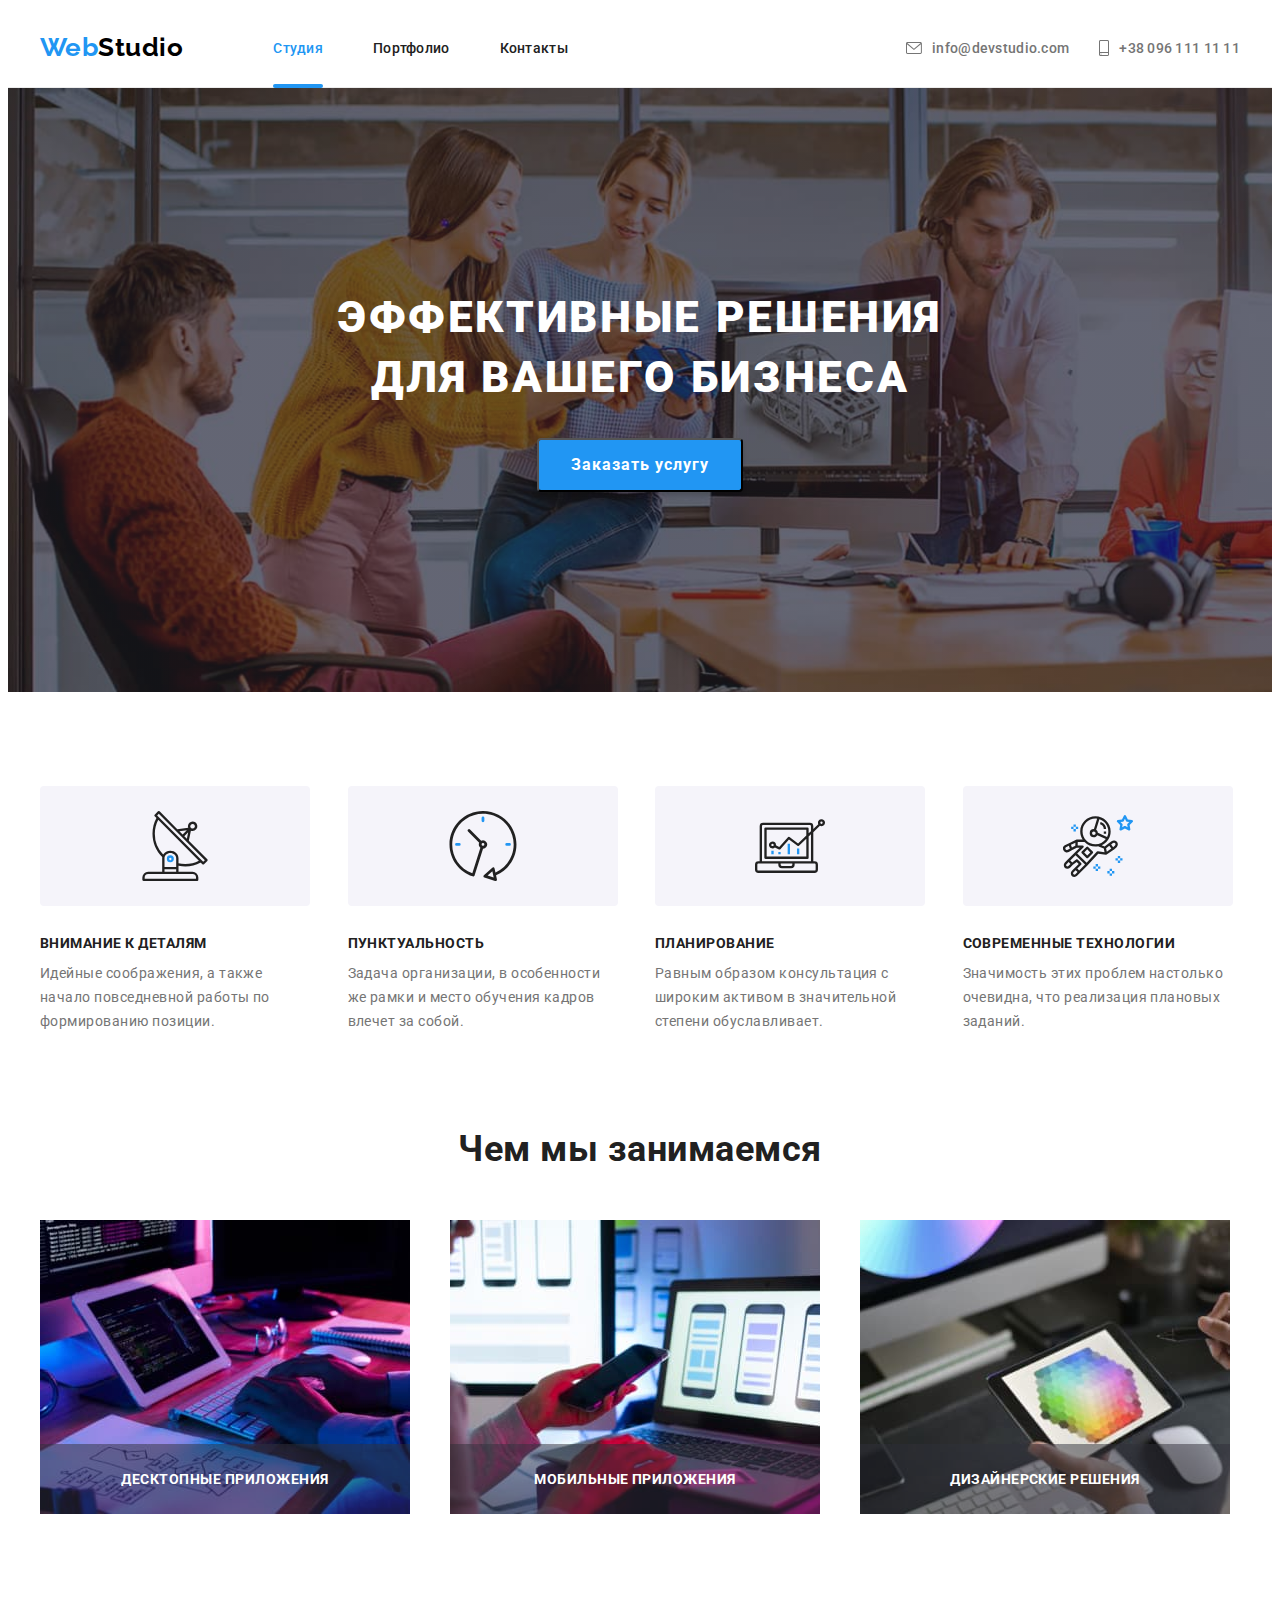
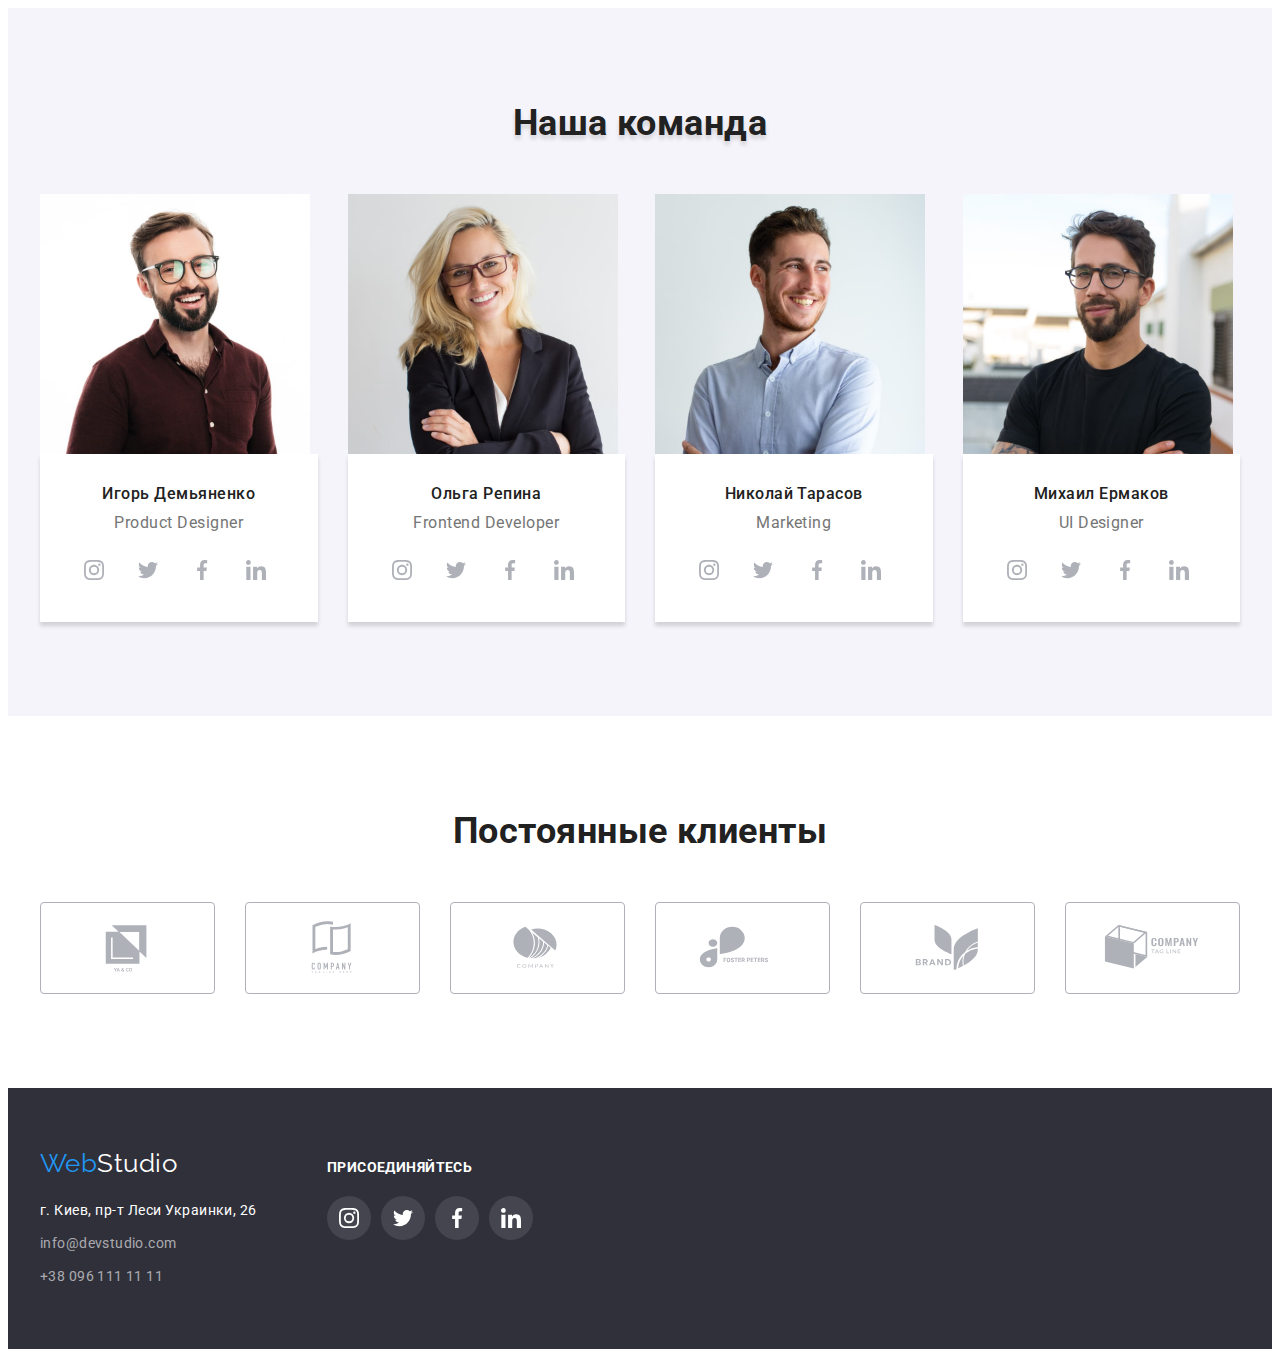
<file: index.html>
<!DOCTYPE html>
<html lang="ru">
  <head>
    <meta charset="UTF-8" />
    <meta http-equiv="X-UA-Compatible" content="IE=edge" />
    <meta name="viewport" content="width=device-width, initial-scale=1.0" />
    <title>Студия</title>
    <link rel="preconnect" href="https://fonts.googleapis.com" />
    <link rel="preconnect" href="https://fonts.gstatic.com" crossorigin />
    <link
      href="https://fonts.googleapis.com/css2?family=Raleway:wght@700&family=Roboto:wght@400;500;700;900&display=swap"
      rel="stylesheet"
    />
    <link
      rel="stylesheet"
      href="https://cdnjs.cloudflare.com/ajax/libs/modern-normalize/1.1.0/modern-normalize.min.css"
      integrity="sha512-wpPYUAdjBVSE4KJnH1VR1HeZfpl1ub8YT/NKx4PuQ5NmX2tKuGu6U/JRp5y+Y8XG2tV+wKQpNHVUX03MfMFn9Q=="
      crossorigin="anonymous"
      referrerpolicy="no-referrer"
    />
    <link rel="stylesheet" href="./css/styles.css" />
  </head>
  <body>
     <header class="top-line">
      <div class="container top-line-container">
        <a href="./index.html" class="logo-top"
          ><span class="accent">Web</span>Studio</a
        >
        <div class="nav-menu">
            <ul class="site-nav list">
            <li class="site-nav-item ">
              <a class="nav-link current" href="index.html">Студия</a>
            </li>
            <li class="site-nav-item">
              <a class="nav-link " href="portfolio.html">Портфолио</a>
            </li>
            <li class="site-nav-item">
              <a class="nav-link " href="#">Контакты</a>
            </li>
          </ul>
        </div>
          <div class="mail-top-line">
          <a
            class="mail-top"
            href="mailto:info@devstudio.com"
            target="_blank"
            rel="noopener noreferrer"
          >
            <svg class="mail-icon" width="16" height="12">
              <use href="./images/sprite.svg#envelope"></use>
            </svg>
            info@devstudio.com</a
          >
          <a class="tel-top" href="tel:+380961111111">
            <svg class="mail-icon" width="10" height="16">
              <use href="./images/sprite.svg#smartphone"></use>
            </svg>
            +38 096 111 11 11</a
          >
        </div>
      </div>
    </header>
    <main>
      <section class="hero">
        <div class="container">
          <h1 class="hero-title">
            ЭФФЕКТИВНЫЕ РЕШЕНИЯ <br />
            ДЛЯ ВАШЕГО БИЗНЕСА
          </h1>
          <button  class="button-hero" data-modal-open>Заказать услугу</button>
          <div  class="backdrop is-hidden" data-modal> 
            <div class="modal">
              <a class="modal-close" data-modal-close>
              <svg class="modal-close-icon" width="30" height="30">
              <use href="./images/sprite.svg#close"></use>
            </svg></a>
            <p>
              Lorem ipsum dolor sit amet consectetur adipisicing elit. Dolor, sapiente sunt? Necessitatibus, ducimus! Facilis, obcaecati quos repellat numquam molestiae laudantium tempore quis, hic ea provident pariatur labore impedit itaque assumenda!
            </p>
            
            </div>
          </div>
        </div>
              </section>
      <section class="section">
        <div class="container">
          <ul class="feature-list list">
            <li class="feature-item">
              <div class="card-feature">
                <div class="above-feature-title">
                  <svg class="feature-icon" width="70" height="70">
                    <use href="./images/sprite.svg#feature-one"></use>
                  </svg>
                </div>
                <h3 class="feature-title">Внимание к деталям</h3>
                <p class="description">
                  Идейные соображения, а также<br />
                  начало повседневной работы по<br />
                  формированию позиции.
                </p>
              </div>
            </li>
            <li class="feature-item">
              <div class="card-feature">
                <div class="above-feature-title">
                  <svg class="feature-icon" width="70" height="70">
                    <use href="./images/sprite.svg#feature-two"></use>
                  </svg>
                </div>
                <h3 class="feature-title">Пунктуальность</h3>
                <p class="description">
                  Задача организации, в особенности<br />
                  же рамки и место обучения кадров<br />
                  влечет за собой.
                </p>
              </div>
            </li>
            <li class="feature-item">
              <div class="card-feature">
                <div class="above-feature-title">
                  <svg class="feature-icon" width="70" height="70">
                    <use href="./images/sprite.svg#feature-three"></use>
                  </svg>
                </div>
                <h3 class="feature-title">Планирование</h3>
                <p class="description">
                  Равным образом консультация с<br />
                  широким активом в значительной<br />
                  степени обуславливает.
                </p>
              </div>
            </li>
            <li class="feature-item">
              <div class="card-feature">
                <div class="above-feature-title">
                  <svg class="feature-icon" width="70" height="70">
                    <use href="./images/sprite.svg#feature-four"></use>
                  </svg>
                </div>
                <h3 class="feature-title">Современные технологии</h3>
                <p class="description">
                  Значимость этих проблем настолько<br />
                  очевидна, что реализация плановых<br />
                  заданий.
                </p>
              </div>
            </li>
          </ul>
        </div>
      </section>
      <section class="section job">
        <div class="container">
          <h2 class="job-title">Чем мы занимаемся</h2>
          <ul class="job-img list">
            <li class="job-item">
              <div class="img-job-item">
                <img
                src="./images/box1.jpg "
                width="370"
                height="294"
                alt="работает програмист"
              />
              <div class="under-job-item">
                <p class="text-under-job-item" 
                > ДЕСКТОПНЫЕ ПРИЛОЖЕНИЯ </p>
              </div>
              </div>
              </li>
            <li class="job-item">
              <div class="img-job-item">
                <img
                src="./images/box2.jpg"
                width="370"
                height="294"
                alt="работает дизайнер"
              />
              <div class="under-job-item">
                <p class="text-under-job-item" 
                > МОБИЛЬНЫЕ ПРИЛОЖЕНИЯ </p>
              </div>
              </div>
              </li>
            <li class="job-item">
              <div class="img-job-item">
                <img
                src="./images/box3.jpg"
                width="370"
                height="294"
                alt="выбор цвета"
              />
                 <div class="under-job-item">
                <p class="text-under-job-item" 
                > ДИЗАЙНЕРСКИЕ РЕШЕНИЯ </p>
              </div>
              </div>
            </li>
          </ul>
        </div>
      </section>
      <section class="section team-list">
        <div class="container">
          <h2 class="team-title">Наша команда</h2>
          <ul class="team list">
            <li class="team-img">
              <img
                src="./images/img1.jpg"
                width="270"
                height="260"
                alt="Дизайнер"
              />
              <div class="card-team">
                <h3 class="card-team-title">Игорь Демьяненко</h3>
                <p class="under-card-team-title">Product Designer</p>
                <ul class="social-list list">
                  <li class="social-list-item">
                    <a class="social-list-link" href="">
                      <svg class="social-list-icon" width="20" height="20">
                        <use href="./images/sprite.svg#insta"></use>
                      </svg>
                    </a>
                  </li>
                  <li class="social-list-item">
                    <a class="social-list-link" href="">
                      <svg class="social-list-icon" width="20" height="20">
                        <use href="./images/sprite.svg#twitter"></use>
                      </svg>
                    </a>
                  </li>
                  <li class="social-list-item">
                    <a class="social-list-link" href="">
                      <svg class="social-list-icon" width="20" height="20">
                        <use href="./images/sprite.svg#facebook"></use>
                      </svg>
                    </a>
                  </li>
                  <li class="social-list-item">
                    <a class="social-list-link" href="">
                      <svg class="social-list-icon" width="20" height="20">
                        <use href="./images/sprite.svg#linkedin"></use>
                      </svg>
                    </a>
                  </li>
                </ul>
              </div>
            </li>
            <li class="team-img">
              <img
                src="./images/img2.jpg"
                width="270"
                height="260"
                alt="Разработчик"
              />
              <div class="card-team">
                <h3 class="card-team-title">Ольга Репина</h3>
                <p class="under-card-team-title">Frontend Developer</p>
                <ul class="social-list list">
                  <li class="social-list-item">
                    <a class="social-list-link" href="">
                      <svg class="social-list-icon" width="20" height="20">
                        <use href="./images/sprite.svg#insta"></use>
                      </svg>
                    </a>
                  </li>
                  <li class="social-list-item">
                    <a class="social-list-link" href="">
                      <svg class="social-list-icon" width="20" height="20">
                        <use href="./images/sprite.svg#twitter"></use>
                      </svg>
                    </a>
                  </li>
                  <li class="social-list-item">
                    <a class="social-list-link" href="">
                      <svg class="social-list-icon" width="20" height="20">
                        <use href="./images/sprite.svg#facebook"></use>
                      </svg>
                    </a>
                  </li>
                  <li class="social-list-item">
                    <a class="social-list-link" href="">
                      <svg class="social-list-icon" width="20" height="20">
                        <use href="./images/sprite.svg#linkedin"></use>
                      </svg>
                    </a>
                  </li>
                </ul>
              </div>
            </li>
            <li class="team-img">
              <img
                src="./images/img3.jpg"
                width="270"
                height="260"
                alt="Маркетинг"
              />
              <div class="card-team">
                <h3 class="card-team-title">Николай Тарасов</h3>
                <p class="under-card-team-title">Marketing</p>
                <ul class="social-list list">
                  <li class="social-list-item">
                    <a class="social-list-link" href="">
                      <svg class="social-list-icon" width="20" height="20">
                        <use href="./images/sprite.svg#insta"></use>
                      </svg>
                    </a>
                  </li>
                  <li class="social-list-item">
                    <a class="social-list-link" href="">
                      <svg class="social-list-icon" width="20" height="20">
                        <use href="./images/sprite.svg#twitter"></use>
                      </svg>
                    </a>
                  </li>
                  <li class="social-list-item">
                    <a class="social-list-link" href="">
                      <svg class="social-list-icon" width="20" height="20">
                        <use href="./images/sprite.svg#facebook"></use>
                      </svg>
                    </a>
                  </li>
                  <li class="social-list-item">
                    <a class="social-list-link" href="">
                      <svg class="social-list-icon" width="20" height="20">
                        <use href="./images/sprite.svg#linkedin"></use>
                      </svg>
                    </a>
                  </li>
                </ul>
              </div>
            </li>
            <li class="team-img">
              <img
                src="./images/img4.jpg"
                width="270"
                height="260"
                alt="Интерфейс дизайнер"
              />
              <div class="card-team">
                <h3 class="card-team-title">Михаил Ермаков</h3>
                <p class="under-card-team-title">UI Designer</p>
                <ul class="social-list list">
                  <li class="social-list-item">
                    <a class="social-list-link" href="">
                      <svg class="social-list-icon" width="20" height="20">
                        <use href="./images/sprite.svg#insta"></use>
                      </svg>
                    </a>
                  </li>
                  <li class="social-list-item">
                    <a class="social-list-link" href="">
                      <svg class="social-list-icon" width="20" height="20">
                        <use href="./images/sprite.svg#twitter"></use>
                      </svg>
                    </a>
                  </li>
                  <li class="social-list-item">
                    <a class="social-list-link" href="">
                      <svg class="social-list-icon" width="20" height="20">
                        <use href="./images/sprite.svg#facebook"></use>
                      </svg>
                    </a>
                  </li>
                  <li class="social-list-item">
                    <a class="social-list-link" href="">
                      <svg class="social-list-icon" width="20" height="20">
                        <use href="./images/sprite.svg#linkedin"></use>
                      </svg>
                    </a>
                  </li>
                </ul>
              </div>
            </li>
          </ul>
        </div>
      </section>
      <section class="section customers">
        <div class="container">
          <h2 class="customers-title">Постоянные клиенты</h2>
          <ul class="customers-img list">
            <li class="customers-item">
              <a class="customers-link" href="">
                <svg class="customers-icon" width="106" height="60">
                <use href="./images/sprite.svg#prtn-1"></use>
              </svg>
              </a>
            </li>
            <li class="customers-item">
            <a class="customers-link" href="">
                <svg class="customers-icon" width="106" height="60">
                <use href="./images/sprite.svg#prtn-2"></use>
              </svg>
              </a>
            </li>
            <li class="customers-item">
              <a class="customers-link" href="">
              <svg class="customers-icon" width="106" height="60">
                <use href="./images/sprite.svg#prtn-3"></use>
              </svg>
            </a>
            </li>
            <li class="customers-item">
              <a class="customers-link" href="">
              <svg class="customers-icon" width="106" height="60">
                <use href="./images/sprite.svg#prtn-4"></use>
              </svg>
              </a>
            </li>
            <li class="customers-item">
              <a class="customers-link" href="">
              <svg class="customers-icon" width="106" height="60">
                <use href="./images/sprite.svg#prtn-5"></use>
              </svg>
              </a>
            </li>
            <li class="customers-item">
              <a class="customers-link" href="">
              <svg class="customers-icon" width="106" height="60">
                <use href="./images/sprite.svg#prtn-6"></use>
              </svg>
              </a>
            </li>
          </ul>
        </div>
      </section>
    </main>
    <footer class="basement">
          <div class="container footer-container">
        <div class="footer-address">
          <a href="./index.html" class="basement-logo"
            ><span class="accent">Web</span>Studio</a
          >
            <address class="basement-address">
            <p>г. Киев, пр-т Леси Украинки, 26</p>
            <a class="mail-basement"
              href="mailto:info@example.com"
              target="_blank"
              rel="noopener noreferrer"
              >info@devstudio.com</a>
              <a class="tel-basement" href="tel:+380961111111" 
              >+38 096 111 11 11</a
            >
            </address>
          </div>
          <div class="footer-social-list">
            <p class="footer-social-title">ПРИСОЕДИНЯЙТЕСЬ</p>
            <ul class="social-list list">
              <li class="social-list-item">
                <a class="social-list-link" href="">
                  <svg class="footer-social-list-icon" width="20" height="20">
                    <use href="./images/sprite.svg#insta-footer"></use>
                  </svg>
                </a>
              </li>
              <li class="social-list-item">
                <a class="social-list-link" href="">
                  <svg class="footer-social-list-icon" width="20" height="20">
                    <use href="./images/sprite.svg#twitter"></use>
                  </svg>
                </a>
              </li>
              <li class="social-list-item">
                <a class="social-list-link" href="">
                  <svg class="footer-social-list-icon" width="20" height="20">
                    <use href="./images/sprite.svg#facebook"></use>
                  </svg>
                </a>
              </li>
              <li class="social-list-item">
                <a class="social-list-link" href="">
                  <svg class="footer-social-list-icon" width="20" height="20">
                    <use href="./images/sprite.svg#linkedin"></use>
                  </svg>
                </a>
              </li>
            </ul>
          </div>
      </footer>
      <script src="./modal.js"></script>
  </body>
</html>
</file>
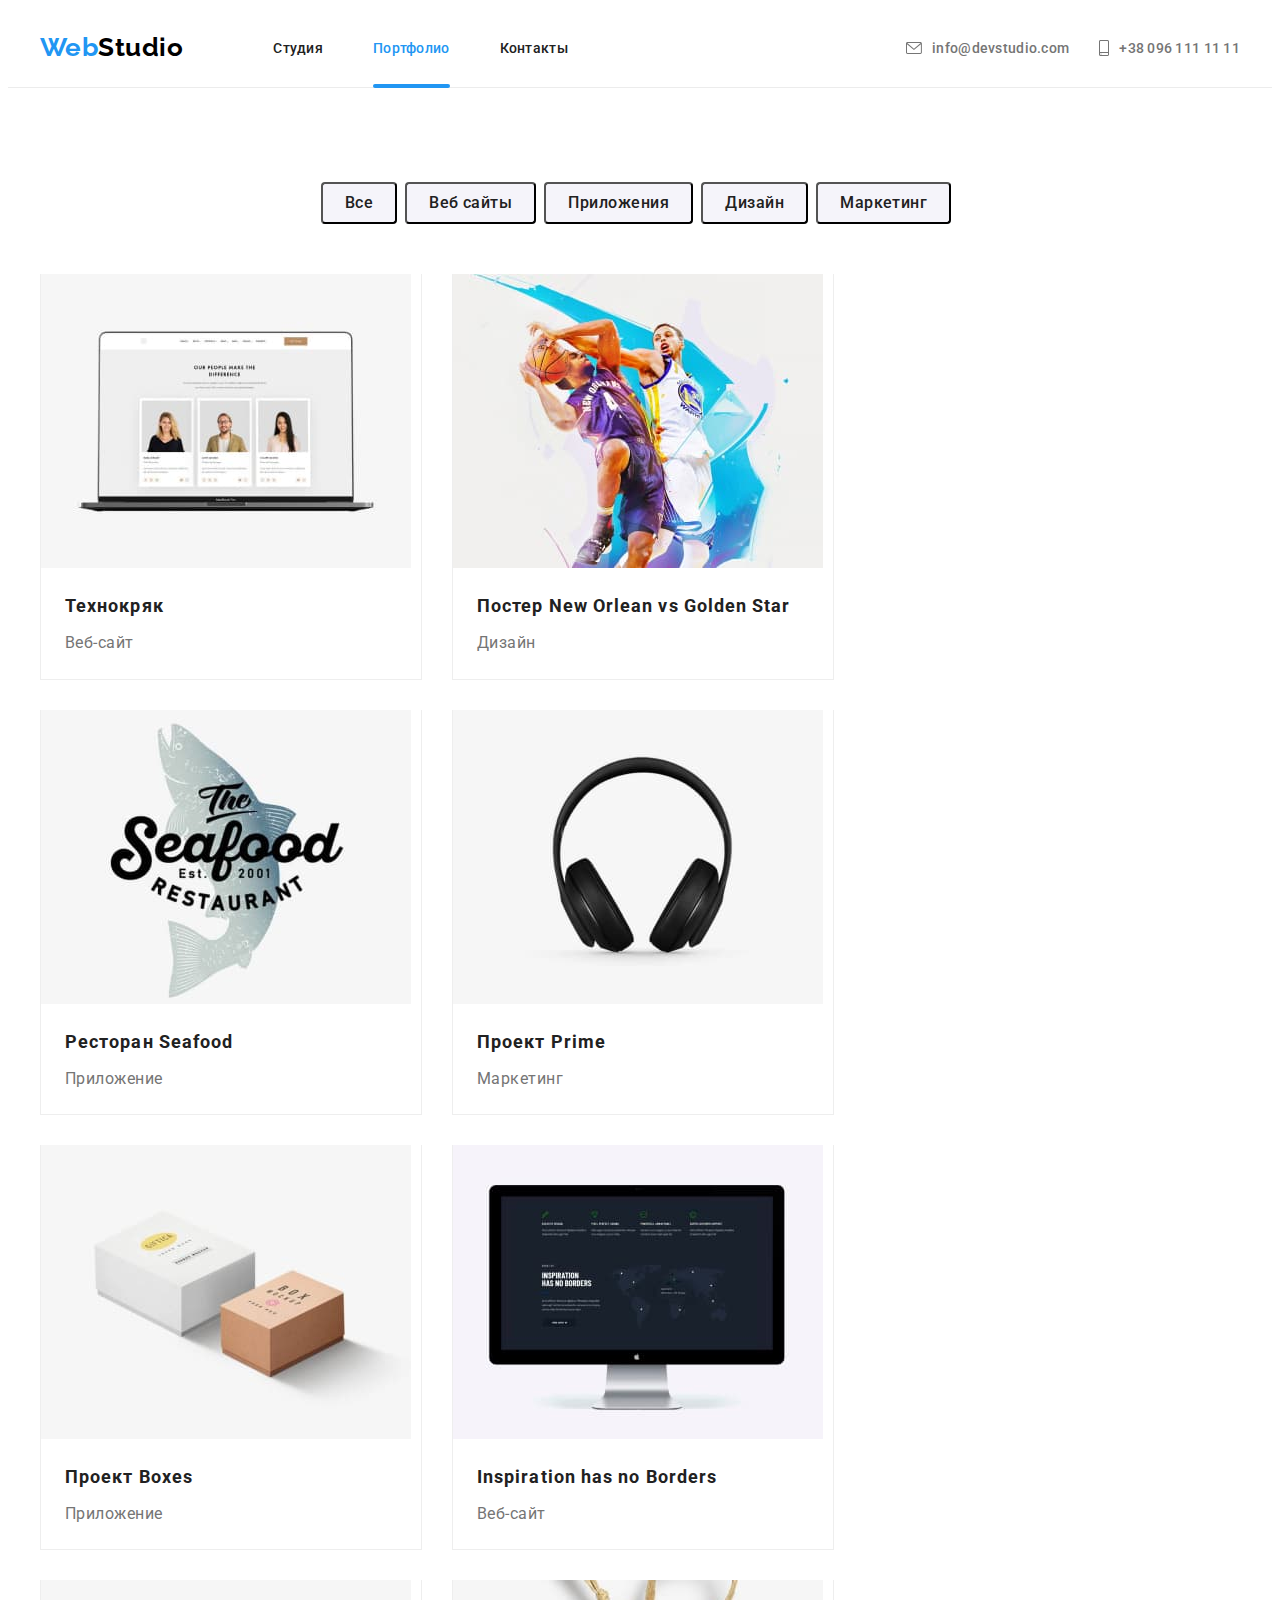
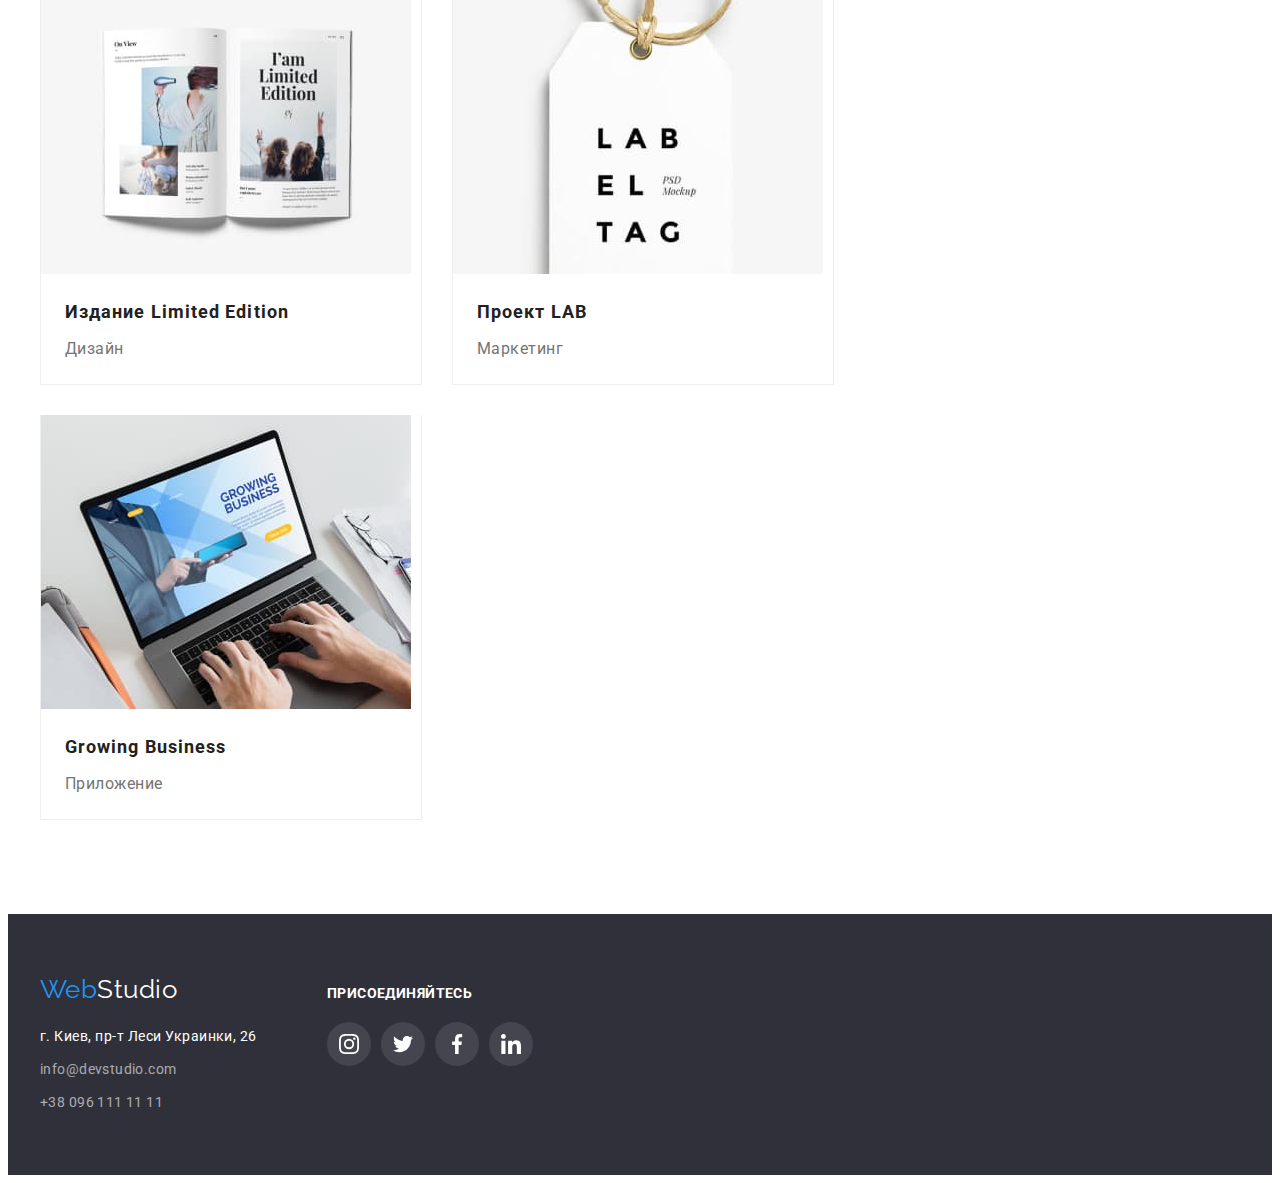
<file: portfolio.html>
<!DOCTYPE html>
<html lang="ru">
  <head>
    <meta charset="UTF-8" />
    <meta http-equiv="X-UA-Compatible" content="IE=edge" />
    <meta name="viewport" content="width=device-width, initial-scale=1.0" />
    <title>Портфолио</title>
    <link rel="preconnect" href="https://fonts.googleapis.com" />
    <link rel="preconnect" href="https://fonts.gstatic.com" crossorigin />
    <link
      href="https://fonts.googleapis.com/css2?family=Raleway:wght@700&family=Roboto:wght@400;500;700;900&display=swap"
      rel="stylesheet"
    />
    <link
      rel="stylesheet"
      href="https://cdnjs.cloudflare.com/ajax/libs/modern-normalize/1.1.0/modern-normalize.min.css"
      integrity="sha512-wpPYUAdjBVSE4KJnH1VR1HeZfpl1ub8YT/NKx4PuQ5NmX2tKuGu6U/JRp5y+Y8XG2tV+wKQpNHVUX03MfMFn9Q=="
      crossorigin="anonymous"
      referrerpolicy="no-referrer"
    />
    <link rel="stylesheet" href="./css/styles.css" />
  </head>
  <body>
    <header class="top-line">
      <div class="container top-line-container">
        <a href="./index.html" class="logo-top"
          ><span class="accent">Web</span>Studio</a
        >
        <div class="nav-menu">
            <ul class="site-nav list">
            <li class="site-nav-item">
              <a class="nav-link" href="index.html">Студия</a>
            </li>
            <li class="site-nav-item">
              <a class="nav-link current" href="portfolio.html">Портфолио</a>
            </li>
            <li class="site-nav-item">
              <a class="nav-link" href="#">Контакты</a>
            </li>
          </ul>
        </div>
          <div class="mail-top-line">
          <a
            class="mail-top"
            href="mailto:info@devstudio.com"
            target="_blank"
            rel="noopener noreferrer"
          >
            <svg class="mail-icon" width="16" height="12">
              <use href="./images/sprite.svg#envelope"></use>
            </svg>
            info@devstudio.com</a
          >
          <a class="tel-top" href="tel:+380961111111">
            <svg class="mail-icon" width="10" height="16">
              <use href="./images/sprite.svg#smartphone"></use>
            </svg>
            +38 096 111 11 11</a
          >
        </div>
      </div>
    </header>
    <main>
      <section class="section portfolio">
        <div class="container filters-container">
          <ul class="filters list">
            <li class="btn-list">
              <button type="button" class="button-all">Все</button>
            </li>
            <li class="btn-list">
              <button type="button" class="button-all">Веб сайты</button>
            </li>
            <li class="btn-list">
              <button type="button" class="button-all">Приложения</button>
            </li>
            <li class="btn-list">
              <button type="button" class="button-all">Дизайн</button>
            </li>
            <li class="btn-list">
              <button type="button" class="button-all">Маркетинг</button>
            </li>
          </ul>
        </div>
        <div class="container">
          <ul class="project list">
            <li class="card-img-project">
             
                <div class="project-thumb">
                <img
                src="./images/img21.jpg"
                width="370"
                height="294"
                alt="Дизайнер"
              />
              <div class="project-overlay"> 
                <div class="portfolio-description">
                <p class="project-description">Ресурс предлагает комплексные предложения с разным уровнем функционала и сервисов. Все это позволит посетителю получить исчерпывающие сведения о компании или частном лице.</p>
                </div>
              </div>
              </div>
              
                <div class="card-body">
                <h3 class="card-project-title">Технокряк</h3>
                <p class="under-card-project-title">Веб-сайт</p>
              </div>
              
            </li>
            <li class="card-img-project">
              <div class="project-thumb">
                <img
                src="./images/img22.jpg"
                width="370"
                height="294"
                alt="Дизайнер"
              />
              <div class="project-overlay">
              <div class="portfolio-description">
                <p class="project-description">Ресурс предлагает комплексные предложения с разным уровнем функционала и сервисов. Все это позволит посетителю получить исчерпывающие сведения о компании или частном лице.</p>
              </div>
              </div>
                </div>
                <div class="card-body">
                <h3 class="card-project-title">
                  Постер New Orlean vs Golden Star
                </h3>
                <p class="under-card-project-title">Дизайн</p>
              </div>
            </li>
            <li class="card-img-project">
              <div class="project-thumb">
                <img
                src="./images/img23.jpg"
                width="370"
                height="294"
                alt="Дизайнер"
              />
              <div class="project-overlay">
              <div class="portfolio-description">
                <p class="project-description">Ресурс предлагает комплексные предложения с разным уровнем функционала и сервисов. Все это позволит посетителю получить исчерпывающие сведения о компании или частном лице.</p>
              </div>
              </div>
              </div>
                <div class="card-body">
                <h3 class="card-project-title">Ресторан Seafood</h3>
                <p class="under-card-project-title">Приложение</p>
              </div>
            </li>
            <li class="card-img-project">
              <div class="project-thumb">
                <img
                src="./images/img24.jpg"
                width="370"
                height="294"
                alt="Дизайнер"
              />
              <div class="project-overlay">
              <div class="portfolio-description">
                <p class="project-description">Ресурс предлагает комплексные предложения с разным уровнем функционала и сервисов. Все это позволит посетителю получить исчерпывающие сведения о компании или частном лице.</p>
              </div>
              </div>
              
              </div>
                <div class="card-body">
                <h3 class="card-project-title">Проект Prime</h3>
                <p class="under-card-project-title">Маркетинг</p>
              </div>
            </li>
            <li class="card-img-project">
              <div class="project-thumb">
                <img
                src="./images/img25.jpg"
                width="370"
                height="294"
                alt="Дизайнер"
              />
              <div class="project-overlay">
              <div class="portfolio-description">
                <p class="project-description">Ресурс предлагает комплексные предложения с разным уровнем функционала и сервисов. Все это позволит посетителю получить исчерпывающие сведения о компании или частном лице.</p>
              </div>
              </div>
              
              </div>
                <div class="card-body">
                <h3 class="card-project-title">Проект Boxes</h3>
                <p class="under-card-project-title">Приложение</p>
              </div>
            </li>
            <li class="card-img-project">
              <div class="project-thumb">
                <img
                src="./images/img26.jpg"
                width="370"
                height="294"
                alt="Дизайнер"
              />
              <div class="project-overlay">
              <div class="portfolio-description">
                <p class="project-description">Ресурс предлагает комплексные предложения с разным уровнем функционала и сервисов. Все это позволит посетителю получить исчерпывающие сведения о компании или частном лице.</p>
              </div>
              </div>
                </div>
                <div class="card-body">
                <h3 class="card-project-title">Inspiration has no Borders</h3>
                <p class="under-card-project-title">Веб-сайт</p>
              </div>
            </li>
            <li class="card-img-project">
              <div class="project-thumb">
                <img
                src="./images/img27.jpg"
                width="370"
                height="294"
                alt="Дизайнер"
              />
              <div class="project-overlay">
              <div class="portfolio-description">
                <p class="project-description">Ресурс предлагает комплексные предложения с разным уровнем функционала и сервисов. Все это позволит посетителю получить исчерпывающие сведения о компании или частном лице.</p>
              </div>
              </div>
              
              </div>
                <div class="card-body">
                <h3 class="card-project-title">Издание Limited Edition</h3>
                <p class="under-card-project-title">Дизайн</p>
              </div>
            </li>
            <li class="card-img-project">
              <div class="project-thumb">
                <img
                src="./images/img28.jpg"
                width="370"
                height="294"
                alt="Дизайнер"
              />
              <div class="project-overlay">
              <div class="portfolio-description">
                <p class="project-description">Ресурс предлагает комплексные предложения с разным уровнем функционала и сервисов. Все это позволит посетителю получить исчерпывающие сведения о компании или частном лице.</p>
              </div>
              </div>
              </div>
                <div class="card-body">
                <h3 class="card-project-title">Проект LAB</h3>
                <p class="under-card-project-title">Маркетинг</p>
              </div>
            </li>
            <li class="card-img-project">
              <div class="project-thumb">
                <img
                src="./images/img29.jpg"
                width="370"
                height="294"
                alt="Дизайнер"
              />
              <div class="project-overlay">
              <div class="portfolio-description">
                <p class="project-description">Ресурс предлагает комплексные предложения с разным уровнем функционала и сервисов. Все это позволит посетителю получить исчерпывающие сведения о компании или частном лице.</p>
              </div>
              </div>
              </div>
              <div class="card-body">
                <h3 class="card-project-title">Growing Business</h3>
                <p class="under-card-project-title">Приложение</p>
              </div>
            </li>
          </ul>
        </div>
      </section>
    </main>
  <footer class="basement">
          <div class="container footer-container">
        <div class="footer-address">
          <a href="./index.html" class="basement-logo"
            ><span class="accent">Web</span>Studio</a
          >
            <address class="basement-address">
            <p>г. Киев, пр-т Леси Украинки, 26</p>
            <a class="mail-basement"
              href="mailto:info@example.com"
              target="_blank"
              rel="noopener noreferrer"
              >info@devstudio.com</a>
              <a class="tel-basement" href="tel:+380961111111" 
              >+38 096 111 11 11</a
            >
            </address>
          </div>
          <div class="footer-social-list">
            <p class="footer-social-title">ПРИСОЕДИНЯЙТЕСЬ</p>
            <ul class="social-list list">
              <li class="social-list-item">
                <a class="social-list-link" href="">
                  <svg class="footer-social-list-icon" width="20" height="20">
                    <use href="./images/sprite.svg#insta-footer"></use>
                  </svg>
                </a>
              </li>
              <li class="social-list-item">
                <a class="social-list-link" href="">
                  <svg class="footer-social-list-icon" width="20" height="20">
                    <use href="./images/sprite.svg#twitter"></use>
                  </svg>
                </a>
              </li>
              <li class="social-list-item">
                <a class="social-list-link" href="">
                  <svg class="footer-social-list-icon" width="20" height="20">
                    <use href="./images/sprite.svg#facebook"></use>
                  </svg>
                </a>
              </li>
              <li class="social-list-item">
                <a class="social-list-link" href="">
                  <svg class="footer-social-list-icon" width="20" height="20">
                    <use href="./images/sprite.svg#linkedin"></use>
                  </svg>
                </a>
              </li>
            </ul>
          </div>
      </footer>
  </body>
</html>
</file>
<file: css/styles.css>
:root {
  --primary-text-color: #757575;
  --title-text-color: #212121;
  --accent-color: #2196f3;
  --button-text-color: #ffffff;
  --primary-bg-color: #ffffff;
  --secondary-bg-color: #f5f4fa;
  --section-bg-dark: #2f303a;
  --footer-contact-color: rgba(255, 255, 255, 0.6);
  --footer-address-color: #ffffff;
  --top-logo-color: #000000;
  --social-list-icon-color: #afb1b8;
  --footer-logo-color: #ffffff;
  --button-hover-color: #188ce8;
  --portfolio-button-bg-color: #f5f4fa;
  --portfolio-project-border-color: #eeeeee;
  --portfolio-topline-border-color: #ececec;
  --footer-icon-bg: #ffffff10;
  --shadow-team: #00000025;
  --card-team-bg: #ffffff;
  --customers-color-icon: #afb1b8;
  --text-under-job-item: #ffffff;
  --under-job-item-bg: #2f303a80;
  --portfolio-text-description: #ffffff;
  --modal-background-color: #ffffff;
  --footer-social-title-color: #ffffff;
  --footer-social-list-icon-color: #ffffff;
  --timing-function: cubic-bezier(0.4, 0, 0.2, 1);
}
body {
  background-color: var(#ffffff);
  color: var(--primary-text-color);
  font-family: Roboto, sans-serif;
  letter-spacing: 0.03em;
}
.list {
  list-style: none;
}
h1,
h2,
h3,
h4,
h5,
h6,
p {
  margin-top: 0;
  margin-bottom: 0;
}
ul,
ol {
  margin-top: 0;
  margin-bottom: 0;
  padding-left: 0;
}
img {
  display: block;
  max-width: 100%;
  height: auto;
}

p {
  display: block;
}

.container {
  width: 1200px;
  margin-left: auto;
  margin-right: auto;
  padding-left: 15px;
  padding-right: 15px;
}
/*=======TOP LINE START=======*/

.top-line-container {
  display: flex;
  align-items: center;
}

.logo-top {
  padding-top: 24px;
  padding-bottom: 25px;
  margin-right: 90px;

  font-family: Raleway, serif;
  font-weight: bold;
  font-size: 26px;
  line-height: 1.17;
  text-decoration: none;

  color: var(--top-logo-color);
}

.accent {
  color: var(--accent-color);
}
.nav-menu {
  display: flex;
  align-items: center;
  width: 294px;
  height: 48px;
}
.site-nav {
  display: flex;
  align-items: center;
}
.site-nav-item:not(:last-child) {
  margin-right: 50px;
}

.nav-link {
  position: relative;
  padding-top: 32px;
  padding-bottom: 32px;

  font-weight: 500;
  font-size: 14px;
  line-height: 1.14;
  letter-spacing: 0.02em;
  text-decoration: none;

  color: var(--title-text-color);
  transition: 250ms cubic-bezier(0.4, 0, 0.2, 1);
}

.nav-link:active {
  color: var(--accent-color);
}
.nav-link:hover,
.nav-link:focus {
  color: var(--accent-color);
  /* transition: 250ms cubic-bezier(0.4, 0, 0.2, 1); */
}

.current {
  color: var(--accent-color);
}
.current::after {
  content: "";

  position: absolute;
  bottom: 0;

  display: block;
  width: 100%;
  height: 4px;
  background-color: var(--accent-color);
  border-radius: 2px;

  transition: 250ms cubic-bezier(0.4, 0, 0.2, 1);
}

.mail-top-line {
  display: flex;
  margin-left: auto;
  align-items: center;
  cursor: pointer;
}
.mail-top {
  display: flex;
  align-items: center;
  color: var(--primary-text-color);
  font-family: Roboto;
  font-style: normal;
  font-weight: 500;
  font-size: 14px;
  line-height: 1, 14;
  letter-spacing: 0.02em;
  text-decoration: none;
  transition: 250ms cubic-bezier(0.4, 0, 0.2, 1);
}
.mail-icon {
  display: flex;
  margin-right: 10px;
  fill: currentColor;
}
.mail-top:hover,
.mail-top:focus {
  color: var(--accent-color);

  /* transition: 250ms cubic-bezier(0.4, 0, 0.2, 1); */
}
.tel-top {
  display: flex;
  align-items: center;
  margin-left: 30px;
  color: var(--primary-text-color);
  font-family: Roboto;
  font-style: normal;
  font-weight: 500;
  font-size: 14px;
  line-height: 1, 14;
  letter-spacing: 0.02em;
  text-decoration: none;
  transition: 250ms cubic-bezier(0.4, 0, 0.2, 1);
}
.tel-top:hover,
.tel-top:focus {
  color: var(--accent-color);

  /* transition: 250ms cubic-bezier(0.4, 0, 0.2, 1); */
}

/*======= TOP LINE END=======*/

/*======= HERO START =======*/
.hero {
  background-image: linear-gradient(
      rgba(47, 48, 58, 0.4),
      rgba(47, 48, 58, 0.4)
    ),
    url(../images/image-hero/Hero-bg-Img.jpg);
  background-size: cover;

  background-color: var(--section-bg-dark);
  text-align: center;
  padding-top: 200px;
  padding-bottom: 200px;
}
.hero-title {
  text-align: center;
  color: var(--button-text-color);
  font-weight: 900;
  font-size: 44px;
  line-height: 1.36;
  letter-spacing: 0.06em;
}

.button-hero {
  min-width: 200px;
  margin-top: 30px;
  margin-left: auto;
  margin-right: auto;
  padding: 10px 32px;
  cursor: pointer;
  font-weight: 700;
  font-size: 16px;
  line-height: 1.88;
  text-align: center;

  border-radius: 4px;
  letter-spacing: 0.06em;

  background-color: var(--accent-color);
  box-shadow: 0px 4px 4px rgba(0, 0, 0, 0.15);
  color: var(--button-text-color);
  transition: 250ms cubic-bezier(0.4, 0, 0.2, 1);
}

.button-hero:hover,
.button-hero:focus {
  background-color: var(--button-hover-color);
  box-shadow: 0px 4px 4px rgba(0, 0, 0, 0.15);
  /* transition: 250ms cubic-bezier(0.4, 0, 0.2, 1); */
}
.backdrop {
  position: fixed;
  top: 0;
  left: 0;
  width: 100%;
  height: 100%;
  background-color: rgba(0, 0, 0, 0.125);

  opacity: 1;
  transition: opacity 250ms cubic-bezier(0.4, 0, 0.2, 1);
}
.backdrop.is-hidden {
  opacity: 0;
  pointer-events: none;
}
.backdrop.is-hidden .modal {
  transform: translate(-50%, -50%) scale(0.9);
}
.modal {
  position: absolute;
  top: 50%;
  left: 50%;

  width: 528px;
  height: 581px;

  background-color: var(--modal-background-color);
  transform: translate(-50%, -50%) scale(1);
  transition: transform 250ms cubic-bezier(0.4, 0, 0.2, 1);
}

.modal-close {
  display: flex;
}
.modal-close-icon {
  margin-left: auto;
  padding-top: 8px;
  padding-right: 8px;
}
/*======= HERO END=======*/

/*======= OUR FEATURE =======*/
.section {
  padding-top: 94px;
}
.feature-list {
  display: flex;
  margin-left: -30px;
  margin-top: -30px;
}
.feature-item {
  flex-basis: calc((100% - 120px) / 4);
  margin-top: 30px;
  margin-left: 30px;
}
.feature-title {
  margin-top: 30px;
  margin-bottom: 10px;
  width: 270px;
  font-style: normal;
  font-weight: 700;
  font-size: 14px;
  line-height: 1.14;
  text-transform: uppercase;

  color: var(--title-text-color);
}
.description {
  width: 270px;
  font-size: 14px;
  line-height: 1.71;
}
.description:not(:last-child) {
  margin-right: 30px;
}
.above-feature-title {
  display: flex;
  justify-content: center;
  align-items: center;
  width: 270px;
  height: 120px;
  background-color: var(--secondary-bg-color);
  border-radius: 4px;
}

/*======= OUR FEATURE END=======*/

/*======= OUR JOB START =======*/
.job {
  padding-bottom: 94px;
}
.job-img {
  display: flex;
  margin-left: -30px;
  margin-top: -30px;
}
.job-item {
  margin-left: 30px;
  margin-top: 30px;
  flex-basis: calc((100% - 90px) / 3);
}

.job-title {
  margin-bottom: 50px;
  font-style: normal;
  font-weight: 700;
  font-size: 36px;
  line-height: 1.17;
  text-align: center;

  color: var(--title-text-color);
}
.img-job-item {
  position: relative;
  z-index: -1;
}
.under-job-item {
  position: absolute;
  bottom: 0;

  display: flex;

  justify-content: center;
  align-items: center;
  width: 370px;
  height: 70px;
  background-color: var(--under-job-item-bg);
}
.text-under-job-item {
  font-family: Roboto;
  font-weight: bold;
  font-style: normal;
  font-size: 14px;
  line-height: 11.17;
  text-align: center;
  color: var(--text-under-job-item);
}

/*======= OUR JOB END =======*/
/*======= OUR TEAM START======= */
.team-list {
  background-color: var(--secondary-bg-color);
  padding-bottom: 94px;
}

.team-title {
  margin-bottom: 50px;
  font-style: normal;
  font-weight: 700;
  font-size: 36px;
  line-height: 1.17;
  text-align: center;
  color: var(--title-text-color);
  text-shadow: 0px 4px 4px var(--shadow-team);
}
.team {
  display: flex;
  margin-top: -30px;
  margin-left: -30px;
}
.team-img {
  flex-basis: calc((100% - 120px) / 4);
  margin-top: 30px;
  margin-left: 30px;
}
.card-team-title {
  margin-bottom: 10px;
  font-weight: 500;
  font-size: 16px;
  line-height: 1.19;
  text-align: center;

  color: var(--title-text-color);
}

.under-card-team-title {
  margin-bottom: 16px;
  font-size: 16px;
  line-height: 1.19;
  text-align: center;

  color: var(--primary-text-color);
}
.card-team {
  padding-left: 32px;
  padding-right: 32px;
  padding-top: 30px;
  padding-bottom: 30px;
  background-color: var(--card-team-bg);
  box-shadow: 0px 4px 4px var(--shadow-team);
}
.social-list-icon {
  fill: var(--social-list-icon-color);
}
.social-list {
  display: flex;
}
.social-list-link {
  display: flex;
  align-items: center;
  justify-content: space-between;
  width: 44px;
  height: 44px;
  border-radius: 50%;
  transition: 250ms cubic-bezier(0.4, 0, 0.2, 1);
}
.social-list-item:not(:last-child) {
  margin-right: 10px;
}
.social-list-link:hover .social-list-icon,
.social-list-link:focus .social-list-icon {
  fill: var(--button-text-color);
  /* transition: 250ms cubic-bezier(0.4, 0, 0.2, 1); */
}
.social-list-link:hover,
.social-list-link:focus {
  background-color: var(--accent-color);
  transition: 250ms cubic-bezier(0.4, 0, 0.2, 1);
}

/*======= OUR TEAM END======= */
/*======= OUR CUSTOMERS START =======*/

.customers {
  padding-bottom: 94px;
}
.customers-title {
  padding-bottom: 50px;
  font-style: normal;
  font-weight: 700;
  font-size: 36px;
  line-height: 1.17;
  text-align: center;

  color: var(--title-text-color);
}
.customers-img {
  display: flex;
  margin-left: -30px;
  margin-top: -30px;
}

.customers-item {
  display: flex;
  width: 170px;
  height: 92px;
  margin-left: 30px;
  margin-top: 30px;
  flex-basis: calc((100% - 180px) / 6);
}
.customers-link {
  display: flex;
  width: 100%;
  height: 100%;
  align-items: center;
  justify-content: center;
  color: var(--customers-color-icon);
  border: 1px solid var(--customers-color-icon);
  box-sizing: border-box;
  border-radius: 4px;
  cursor: pointer;
  transition: 250ms cubic-bezier(0.4, 0, 0.2, 1);
}

.customers-icon {
  align-items: center;
  justify-items: center;
  fill: currentColor;
  transition: 250ms cubic-bezier(0.4, 0, 0.2, 1);
}
.customers-link:hover,
.customers-link:focus {
  border: 1px solid var(--accent-color);
  border-radius: 4px;
  /* transition: 250ms cubic-bezier(0.4, 0, 0.2, 1); */
}

.customers-link:hover .customers-icon,
.customers-link:focus .customers-icon {
  color: var(--accent-color);
  /* transition: 250ms cubic-bezier(0.4, 0, 0.2, 1); */
}

/*======= OUR CUSTOMERS END =======*/

/*======= FOOTER START======= */
.basement {
  display: flex;
  padding-top: 60px;
  padding-bottom: 60px;
  background-color: var(--section-bg-dark);
}
.footer-container {
  display: flex;
  align-items: baseline;
}

.basement-logo {
  width: 145px;
  height: 31px;

  font-family: Raleway;
  font-weight: b700;
  font-size: 26px;
  line-height: 1.19;
  text-decoration: none;

  color: var(--footer-logo-color);
}
.basement-address {
  margin-top: 20px;
  font-family: Roboto;
  font-style: normal;
  font-weight: 400;
  font-size: 14px;
  line-height: 1.71;

  color: var(--footer-address-color);
}
.mail-basement {
  display: block;
  margin-top: 9px;
  font-family: Roboto;
  font-style: normal;
  font-weight: 400;
  font-size: 14px;
  line-height: 1.71;
  text-decoration: none;

  letter-spacing: 0.03em;
  color: var(--footer-contact-color);
  transition: 250ms cubic-bezier(0.4, 0, 0.2, 1);
}
.mail-basement:hover,
.mail-basement:focus {
  color: var(--accent-color);
  /* transition: 250ms cubic-bezier(0.4, 0, 0.2, 1); */
}
.tel-basement {
  display: block;
  margin-top: 9px;
  font-family: Roboto;
  font-style: normal;
  font-weight: 400;
  font-size: 14px;
  line-height: 1.71;
  text-decoration: none;
  letter-spacing: 0.03em;

  color: var(--footer-contact-color);
  transition: 250ms cubic-bezier(0.4, 0, 0.2, 1);
}
.tel-basement:hover,
.tel-basement:focus {
  color: var(--accent-color);
  /* transition: 250ms cubic-bezier(0.4, 0, 0.2, 1); */
}
.footer-social-title {
  margin-bottom: 20px;
  font-family: Roboto;
  font-style: normal;
  font-weight: bold;
  font-size: 14px;
  line-height: 1.14;
  letter-spacing: 0.03em;
  color: var(--footer-social-title-color);
}

.footer-social-list {
  margin-left: 70px;
}
.footer-social-list-icon {
  fill: var(--footer-social-list-icon-color);
}
.social-list-link {
  display: flex;
  align-items: center;
  justify-content: center;
  width: 44px;
  height: 44px;

  background-color: rgba(255, 255, 255, 0.1);
  border-radius: 50%;
  transition: 250ms cubic-bezier(0.4, 0, 0.2, 1);
}
.social-list-link:hover .social-list-icon,
.social-list-link:focus .social-list-icon {
  fill: var(--button-text-color);
  /* transition: 250ms cubic-bezier(0.4, 0, 0.2, 1); */
}
.social-list-link:hover,
.social-list-link:focus {
  background-color: var(--accent-color);
  /* transition: 250ms cubic-bezier(0.4, 0, 0.2, 1); */
}

/*======= FOOTER END ======= */
/*======= PORTFOLIO =======  */
.top-line {
  border-bottom: 1px solid var(--portfolio-topline-border-color);
}
/*======= FILTERS ======= */
.filters {
  display: flex;
  justify-content: center;
  align-items: center;
}

.button-all:active {
  background-color: var(--accent-color);
  color: var(--button-text-color);
}
.button-all:hover,
.button-all:focus {
  color: var(--button-text-color);
  background: var(--accent-color);
  transition: 250ms cubic-bezier(0.4, 0, 0.2, 1);
}
.btn-list {
  margin-right: 8px;
  margin-bottom: 50px;
}

button {
  padding: 6px 22px;
  display: block;
  font-family: Roboto;
  font-style: normal;
  font-weight: 500;
  font-size: 16px;
  line-height: 1.63;
  text-align: center;
  letter-spacing: 0.03em;

  background-color: var(--portfolio-button-bg-color);
  color: var(--title-text-color);
  border-radius: 4px;
}
.btn-list:hover,
.btn-list:focus {
  background: var(--accent-color);
  box-shadow: 0px 4px 4px var(--shadow-team);
}

/*======= FILTERS END ======= */
/*======= PROJECT ======= */
.portfolio {
  padding-bottom: 94px;
}
.project {
  display: flex;
  flex-wrap: wrap;
  margin-left: -30px;
  margin-top: -30px;
}

.card-img-project {
  flex-basis: calc((100% - 90px) / 3);
  margin-top: 30px;
  margin-left: 30px;
  border-bottom: 1px solid var(--portfolio-project-border-color);
  border-left: 1px solid var(--portfolio-project-border-color);
  border-right: 1px solid var(--portfolio-project-border-color);
  cursor: pointer;
}
.card-img-project:hover,
.card-img-project:focus {
  box-shadow: 0px 4px 4px 0 var(--shadow-team);
  transition: 250ms cubic-bezier(0.4, 0, 0.2, 1);
}
.card-project-title {
  margin-bottom: 4px;
  font-weight: 700;
  font-size: 18px;
  line-height: 2;
  letter-spacing: 0.06em;

  color: var(--title-text-color);
}
.card-body {
  padding: 20px 24px;
}
.under-card-project-title {
  font-weight: 400;
  font-size: 16px;
  line-height: 1.88;

  color: var(--primary-text-color);
}
.project-thumb {
  position: relative;
  overflow: hidden;
}
.portfolio-description {
  display: flex;
}
.project-description {
  display: flex;
  width: 322px;
  height: 168px;
  position: absolute;
  top: 50%;
  left: 50%;
  transform: translate(-50%, -50%);
  opacity: 0;
  color: var(--primary-text-color);
  font-family: Roboto;
  font-style: normal;
  font-weight: 400;
  font-size: 18px;
  line-height: 1.56;
  color: var(--portfolio-text-description);
}
.project-thumb:hover .project-description {
  opacity: 1;
}

.project-overlay {
  position: absolute;
  top: 0;
  left: 0;
  width: 100%;
  height: 100%;
  background-color: var(--accent-color);
  opacity: 0;
  transform: translateY(100%);
  transition: 250ms cubic-bezier(0.4, 0, 0.2, 1);
}
.card-img-project:hover .project-overlay {
  transform: translateY(0);
  transition: transform 250ms cubic-bezier(0.4, 0, 0.2, 1);
}
.project-overlay:hover {
  opacity: 1;
}
.card-body .project-description {
  opacity: 1;
}

/*======= PROJECT END ======= */
</file>
